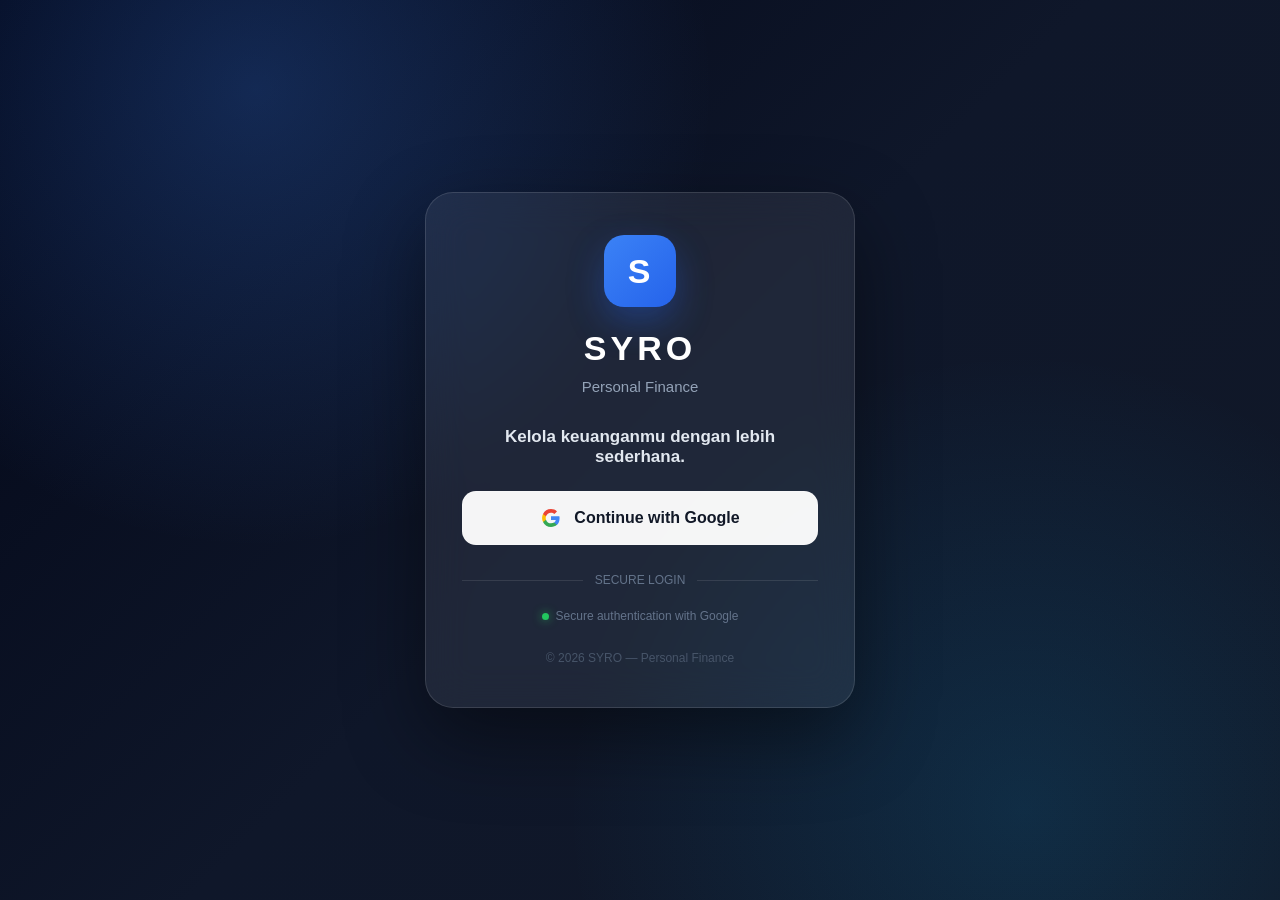
<file: public/login.html>
<!DOCTYPE html>
<html lang="id">
<head>
    <meta charset="UTF-8">
    <meta name="viewport" content="width=device-width, initial-scale=1.0">

    <title>Login — SYRO</title>

    <style>

        * {
            box-sizing: border-box;
        }

        body {
            margin: 0;
            min-height: 100vh;

            font-family:
                Inter,
                -apple-system,
                BlinkMacSystemFont,
                "Segoe UI",
                sans-serif;

            background:
                radial-gradient(
                    circle at 20% 10%,
                    rgba(59,130,246,0.25),
                    transparent 35%
                ),
                radial-gradient(
                    circle at 80% 90%,
                    rgba(14,165,233,0.15),
                    transparent 35%
                ),
                linear-gradient(
                    135deg,
                    #020617,
                    #0f172a,
                    #111827
                );

            display: flex;
            align-items: center;
            justify-content: center;

            padding: 20px;

            color: white;
        }

        .login-card {

            width: 100%;
            max-width: 430px;

            padding: 42px 36px;

            border-radius: 28px;

            background:
                rgba(255,255,255,0.07);

            border:
                1px solid
                rgba(255,255,255,0.12);

            backdrop-filter:
                blur(20px);

            -webkit-backdrop-filter:
                blur(20px);

            box-shadow:
                0 30px 80px
                rgba(0,0,0,0.45);

            text-align: center;

        }

        .logo {

            width: 72px;
            height: 72px;

            margin:
                0 auto 22px;

            border-radius: 20px;

            display: flex;

            align-items: center;
            justify-content: center;

            font-size: 34px;
            font-weight: 800;

            letter-spacing: 2px;

            background:
                linear-gradient(
                    135deg,
                    #3b82f6,
                    #2563eb
                );

            box-shadow:
                0 15px 35px
                rgba(37,99,235,0.35);

        }

        h1 {

            margin: 0;

            font-size: 34px;

            letter-spacing: 4px;

        }

        .subtitle {

            margin:
                10px 0 32px;

            color:
                #94a3b8;

            font-size: 15px;

        }

        .welcome {

            margin-bottom: 24px;

            color:
                #e2e8f0;

            font-size: 17px;

            font-weight: 600;

        }

        .google-button {

            width: 100%;

            min-height: 54px;

            border: 1px solid
                rgba(255,255,255,0.16);

            border-radius: 14px;

            background:
                rgba(255,255,255,0.96);

            color: #111827;

            font-size: 16px;

            font-weight: 600;

            cursor: pointer;

            display: flex;

            align-items: center;
            justify-content: center;

            gap: 12px;

            transition:
                transform 0.2s ease,
                box-shadow 0.2s ease,
                background 0.2s ease;

        }

        .google-button:hover {

            transform:
                translateY(-2px);

            background: white;

            box-shadow:
                0 14px 30px
                rgba(0,0,0,0.25);

        }

        .google-button:active {

            transform:
                translateY(0);

        }

        .google-icon {

            width: 22px;
            height: 22px;

            display: block;

        }

        .divider {

            display: flex;

            align-items: center;

            gap: 12px;

            margin:
                28px 0 22px;

            color:
                #64748b;

            font-size: 12px;

        }

        .divider::before,
        .divider::after {

            content: "";

            flex: 1;

            height: 1px;

            background:
                rgba(255,255,255,0.1);

        }

        .secure {

            display: flex;

            align-items: center;
            justify-content: center;

            gap: 7px;

            color:
                #64748b;

            font-size: 12px;

        }

        .secure-dot {

            width: 7px;
            height: 7px;

            border-radius: 50%;

            background:
                #22c55e;

            box-shadow:
                0 0 10px
                rgba(34,197,94,0.7);

        }

        .footer {

            margin-top: 28px;

            color:
                #475569;

            font-size: 12px;

        }

        @media (max-width: 480px) {

            .login-card {

                padding:
                    34px 24px;

                border-radius:
                    22px;

            }

            h1 {

                font-size: 30px;

            }

        }

    </style>
</head>

<body>

<div class="login-card">

    <div class="logo">
        S
    </div>

    <h1>
        SYRO
    </h1>

    <p class="subtitle">
        Personal Finance
    </p>

    <div class="welcome">
        Kelola keuanganmu dengan lebih sederhana.
    </div>

    <button
        id="googleLogin"
        class="google-button"
        type="button"
    >

        <svg
            class="google-icon"
            viewBox="0 0 24 24"
            aria-hidden="true"
        >
            <path
                fill="#4285F4"
                d="M21.35 12.27c0-.78-.07-1.53-.22-2.27H12v4.3h5.23a4.47 4.47 0 0 1-1.94 2.93v2.45h3.14c1.84-1.7 2.92-4.2 2.92-7.41z"
            />

            <path
                fill="#34A853"
                d="M12 21.75c2.63 0 4.84-.87 6.45-2.37l-3.14-2.45c-.87.58-1.98.92-3.31.92-2.54 0-4.69-1.72-5.46-4.03H3.29v2.52A9.75 9.75 0 0 0 12 21.75z"
            />

            <path
                fill="#FBBC05"
                d="M6.54 13.82A5.86 5.86 0 0 1 6.23 12c0-.63.11-1.24.31-1.82V7.66H3.29A9.75 9.75 0 0 0 2.25 12c0 1.57.38 3.05 1.04 4.34l3.25-2.52z"
            />

            <path
                fill="#EA4335"
                d="M12 6.15c1.43 0 2.72.49 3.73 1.45l2.8-2.8C16.84 3.22 14.63 2.25 12 2.25a9.75 9.75 0 0 0-8.71 5.41l3.25 2.52C7.31 7.87 9.46 6.15 12 6.15z"
            />
        </svg>

        <span>
            Continue with Google
        </span>

    </button>

    <div class="divider">
        SECURE LOGIN
    </div>

    <div class="secure">

        <span class="secure-dot"></span>

        <span>
            Secure authentication with Google
        </span>

    </div>

    <div class="footer">
        © 2026 SYRO — Personal Finance
    </div>

</div>


<script>

const googleButton =
    document.getElementById("googleLogin");

googleButton.addEventListener(
    "click",
    function () {

        googleButton.disabled = true;

        googleButton.style.opacity =
            "0.7";

        googleButton.querySelector(
            "span"
        ).textContent =
            "Connecting to Google...";

        window.location.href =
            "/auth/google";

    }
);

</script>

</body>
</html>
</file>
